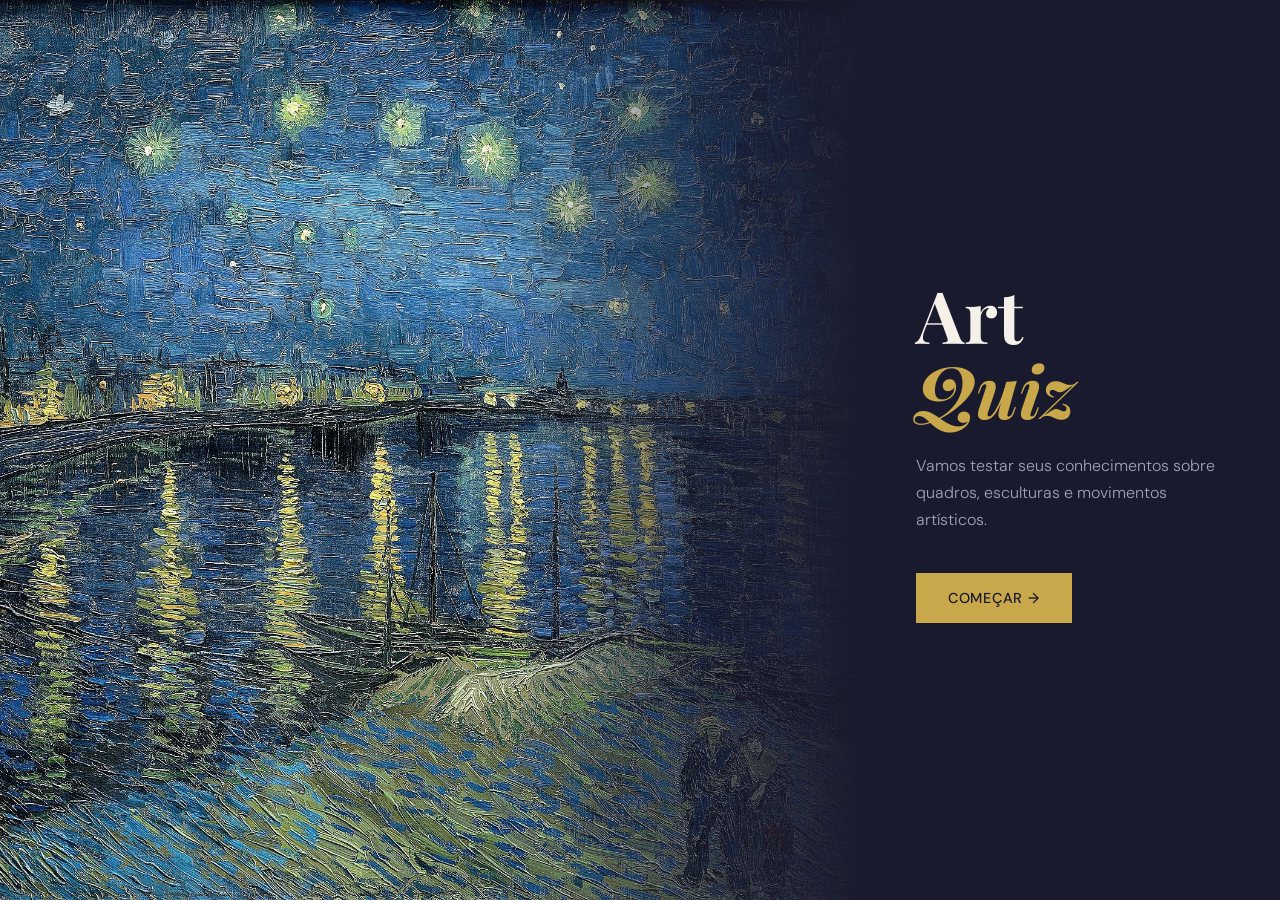
<file: index.html>
<!DOCTYPE html>
<html lang="pt-BR">
  <head>
    <meta charset="UTF-8" />
    <meta name="viewport" content="width=device-width, initial-scale=1.0" />
    <title>Art Quiz</title>

    <!-- NOVO: preconnect avisa o navegador para conectar nesses servidores
         antecipadamente, antes de precisar baixar as fontes de fato.
         O "crossorigin" na linha do gstatic é necessário porque arquivos
         de fonte são carregados com CORS — sem ele o preconnect seria ignorado. -->
    <link rel="preconnect" href="https://fonts.googleapis.com">
    <link rel="preconnect" href="https://fonts.gstatic.com" crossorigin>
    <!-- NOVO: carrega as fontes Playfair Display (serifada, usada nos títulos)
         e DM Sans (sem serifa, usada no corpo do texto) -->
    <link href="https://fonts.googleapis.com/css2?family=Playfair+Display:ital,wght@0,400;0,700;1,400&family=DM+Sans:wght@300;400;500&display=swap" rel="stylesheet">

    <link rel="stylesheet" href="style.css" />
  </head>
  <body>

    <!-- START SCREEN -->
    <!-- ALTERADO: antes era um único .container centralizado na página.
         Agora a tela é split: .start-art (imagem ocupa metade esquerda)
         e .start-content (texto na metade direita), lado a lado via flex. -->
    <div class="screen active" id="start-screen">
      <!-- NOVO: painel da imagem com overlay gradiente por cima -->
      <div class="start-art">
        <img src="vangogh.jpg" alt="Van Gogh painting" />
        <div class="start-art-overlay"></div>
      </div>
      <!-- NOVO: painel do conteúdo textual -->
      <div class="start-content">
        
        <h1>Art<br/><em>Quiz</em></h1>
        <p>Vamos testar seus conhecimentos sobre quadros, esculturas e movimentos artísticos.</p>
        <button id="start-btn">Começar <span>→</span></button>
      </div>
    </div>

    <!-- QUIZ SCREEN -->
    <div class="screen" id="quiz-screen">
      <!-- NOVO: .quiz-layout é o container flex que alterna entre
           imagem-esquerda/texto-direita (padrão) e
           texto-esquerda/imagem-direita (quando a classe .flip é adicionada via JS) -->
      <div class="quiz-layout" id="quiz-layout">

        <!-- NOVO: painel da imagem. O JS troca o src a cada pergunta
             e adiciona .fade-out para animar a transição -->
        <div class="quiz-image-panel" id="quiz-image-panel">
          <img id="quiz-image" src="vangogh.jpg" alt="Obra de arte" />
          <!-- NOVO: legenda opcional que aparece sobre a imagem -->
          <div class="image-caption" id="image-caption"></div>
        </div>

        <!-- NOVO: painel do conteúdo do quiz (antes era um único div linear sem split) -->
        <div class="quiz-content-panel">
          <!-- ALTERADO: antes era .quiz-info com dois <p> separados.
               Agora é .quiz-meta com contador e badge de pontuação lado a lado -->
          <div class="quiz-meta">
            <span class="question-counter">
              <span id="current-question">1</span><em>/<span id="total-questions">7</span></em>
            </span>
            <span class="score-badge">★ <span id="score">0</span></span>
          </div>

          <h2 id="question-text">Question goes here</h2>

          <div id="answers-container" class="answers-container"></div>

          <div class="progress-bar">
            <div id="progress" class="progress"></div>
          </div>
        </div>

      </div>
    </div>

    <!-- RESULT SCREEN -->
    <!-- ALTERADO: antes era um único div centralizado.
         Agora também é split: .result-art (imagem) e .result-content (texto),
         seguindo o mesmo padrão da start screen -->
    <div id="result-screen" class="screen">
      <!-- NOVO: painel da imagem com filtro escurecido e overlay -->
      <div class="result-art">
        <img src="vangogh.jpg" alt="Van Gogh painting" />
        <div class="result-art-overlay"></div>
      </div>
      <!-- NOVO: painel do conteúdo dos resultados -->
      <div class="result-content">
        <span class="label">Fim do jogo</span>
        <h1>Resultados</h1>
        <!-- NOVO: exibe acertos e total em números grandes separados por um divisor vertical -->
        <div class="result-score-display">
          <span id="final-score">0</span>
          <div class="result-divider"></div>
          <span id="max-score">7</span>
        </div>
        <div id="result-message" class="result-message">Brilhou!</div>
        <button id="restart-btn">&#8634; Recomeçar</button>
      </div>
    </div>

    <script src="script.js"></script>
  </body>
</html>
</file>
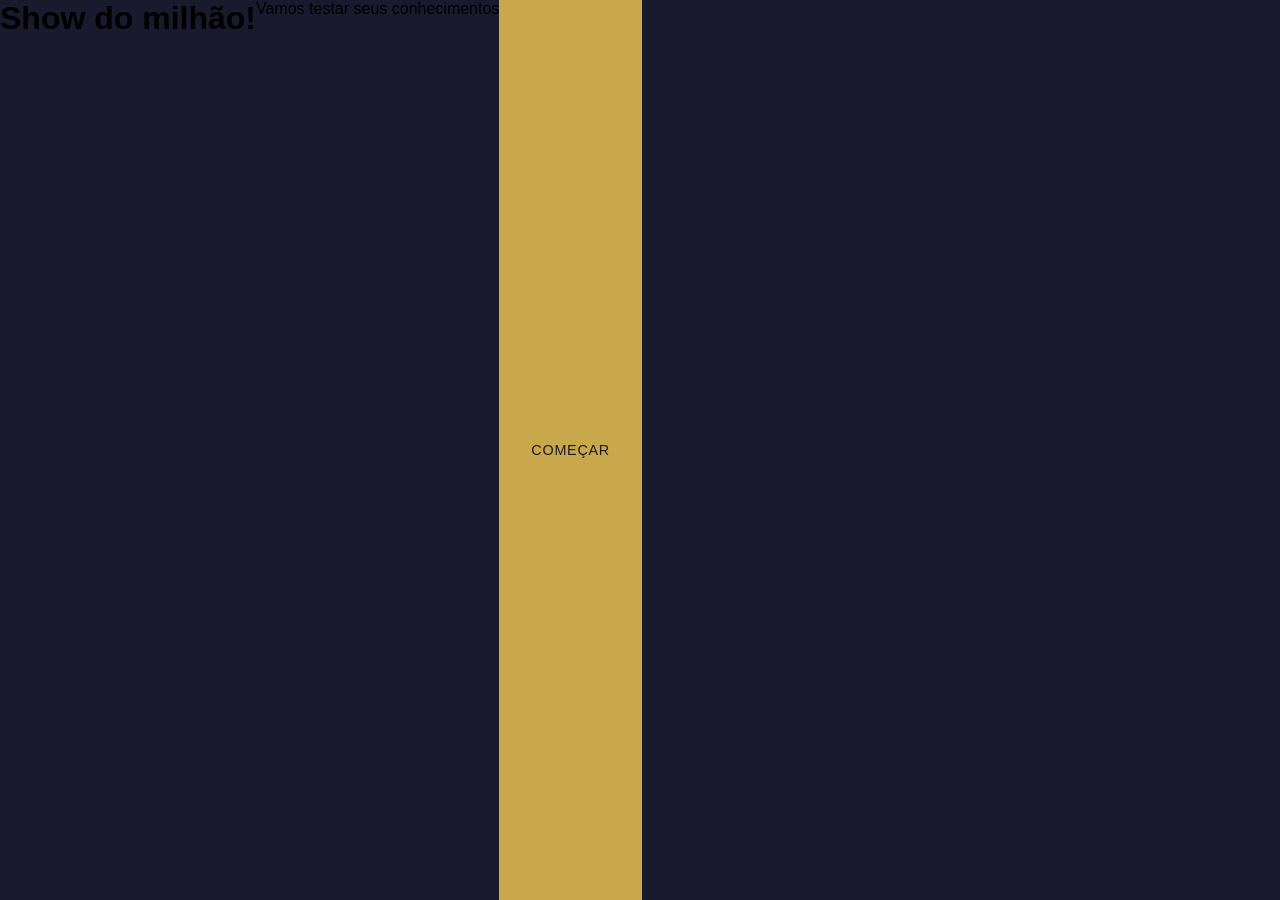
<file: index - Copy.html>
<!DOCTYPE html>
<html lang="pt-BR">
  <head>
    <meta charset="UTF-8" />
    <meta name="viewport" content="width=device-width, initial-scale=1.0" />
    <title>Quiz Game</title>
    <link rel="stylesheet" href="style.css" />
  </head>
  <body>
    <div class="container">
      <div class="screen active" id="start-screen">
        <h1>Show do milhão!</h1>
        <p>Vamos testar seus conhecimentos</p>
        <button id="start-btn">Começar</button>
      </div>

      <div class="screen" id="quiz-screen">
        <div class="quiz-header">
          <h2 id="question-text">Question goes here</h2>
          <div class="quiz-info">
            <p>
              Pergunta <span id="current-question">1</span> de <span id="total-questions">5</span>
            </p>

            <p>Nota: <span id="score">0</span></p>
          </div>
        </div>

        <div id="answers-container" class="answers-container">
          <!-- Answer buttons will be insterted here from our js code later at some point -->
        </div>

        <div class="progress-bar">
          <div id="progress" class="progress"></div>
        </div>
      </div>

      <div id="result-screen" class="screen">
        <h1>Resultados</h1>
        <div class="result-info">
          <p>Você acertou <span id="final-score">0</span> de <span id="max-score">5</span></p>

          <div id="result-message">Brilhou!</div>
        </div>
        <button id="restart-btn">Recomeçar Quiz</button>
      </div>
    </div>

    <script src="script.js"></script>
  </body>
</html>
</file>
<file: style.css>
* {
  margin: 0;
  padding: 0;
  box-sizing: border-box;
}

/* NOVO: variáveis globais de cor.
   Antes as cores eram valores fixos espalhados pelo arquivo (#1544b1, #2d2d2d etc).
   Agora ficam centralizadas aqui — mudar uma variável afeta todo o projeto. */
:root {
  --ink: #1a1a2e;
  --cream: #f5f0e8;
  --gold: #c9a84c;
  --blue-deep: #16213e;
  --blue-mid: #0f3460;
  --accent: #e8c547;
  --text-muted: #888;
}

/* ALTERADO: antes o body tinha background-image, display flex, justify/align-items e padding
   para centralizar o .container no meio da tela. Agora o body só define cor de fundo e fonte,
   pois cada tela ocupa 100vh por conta própria. */
body {
  background-color: var(--ink);
  min-height: 100vh;
  font-family: 'DM Sans', sans-serif; /* ALTERADO: era font-family: sans-serif genérico */
  overflow-x: hidden;
}

/* ── SCREENS ── */
/* ALTERADO: antes .screen usava display:none / display:block.
   Agora usa display:flex para que os painéis split funcionem dentro de cada tela. */
.screen {
  display: none;
  min-height: 100vh; /* NOVO: cada tela ocupa a altura total da janela */
}
.screen.active {
  display: flex; /* ALTERADO: era display: block */
}

/* ── START SCREEN ── */
/* NOVO: define os dois painéis lado a lado (row) esticados até a borda (stretch) */
#start-screen {
  flex-direction: row;
  align-items: stretch;
}

/* NOVO: painel da imagem — ocupa o espaço restante (flex:1) */
.start-art {
  flex: 1;
  position: relative;
  overflow: hidden;
  min-height: 100vh;
}
.start-art img {
  width: 100%;
  height: 100%;
  object-fit: cover;
  display: block;
  filter: saturate(0.85); /* NOVO: leve dessaturação para não competir com o texto */
}
/* NOVO: gradiente que escurece a borda direita da imagem,
   criando uma fusão suave com o painel escuro do lado */
.start-art-overlay {
  position: absolute;
  inset: 0;
  background: linear-gradient(to right, transparent 60%, var(--ink) 100%);
}

/* NOVO: painel do texto — largura fixa de 420px, empilha o conteúdo em coluna */
.start-content {
  width: 420px;
  flex-shrink: 0;
  display: flex;
  flex-direction: column;
  justify-content: center;
  padding: 4rem 3.5rem;
  background: var(--ink);
  color: var(--cream);
}

/* NOVO: rótulo pequeno em caixa alta acima do título */
.label {
  font-size: 0.7rem;
  letter-spacing: 0.25em;
  text-transform: uppercase;
  color: var(--gold);
  margin-bottom: 1.5rem;
  display: block;
}

/* ALTERADO: antes era color: #1544b1 e font-size: 2.5rem.
   Agora usa Playfair Display e é muito maior (4.5rem) */
.start-content h1 {
  font-family: 'Playfair Display', serif;
  font-size: 4.5rem;
  line-height: 1.05;
  margin-bottom: 1.5rem;
  color: var(--cream);
}
/* NOVO: a palavra "Quiz" em itálico dourado dentro do h1 */
.start-content h1 em {
  color: var(--gold);
  font-style: italic;
}

/* ALTERADO: era color: #2d2d2d. Agora é claro pois o fundo é escuro. */
.start-content p {
  color: #a0a0b8;
  font-size: 1rem;
  line-height: 1.7;
  margin-bottom: 2.5rem;
  font-weight: 300;
}

/* ── BUTTONS ── */
/* ALTERADO: antes background #11369c, border-radius: 10px, padding 15px 30px.
   Agora dourado, sem border-radius (estilo editorial reto), com uppercase e letter-spacing. */
button {
  background: var(--gold);
  color: var(--ink);
  border: none;
  border-radius: 0; /* ALTERADO: era 10px */
  padding: 1rem 2rem;
  font-size: 0.9rem;
  font-family: 'DM Sans', sans-serif;
  font-weight: 500;
  letter-spacing: 0.05em; /* NOVO */
  cursor: pointer;
  transition: all 0.25s ease;
  text-transform: uppercase; /* NOVO */
  width: fit-content; /* NOVO: botão só ocupa o espaço do seu conteúdo */
}
/* NOVO: a seta → dentro do botão anima separadamente */
button span {
  display: inline-block;
  transition: transform 0.2s;
}
/* ALTERADO: era background-color: #289bd4. Agora sobe levemente (translateY). */
button:hover {
  background: var(--accent);
  transform: translateY(-2px);
}
/* NOVO: a seta desloca para a direita no hover */
button:hover span {
  transform: translateX(4px);
}

/* ── QUIZ SCREEN ── */
#quiz-screen {
  align-items: stretch;
}

/* NOVO: container flex que abriga os dois painéis do quiz.
   A classe .flip é adicionada/removida pelo JS para inverter a ordem. */
.quiz-layout {
  display: flex;
  width: 100%;
  min-height: 100vh;
  transition: all 0.5s ease;
}

/* NOVO: painel da imagem no quiz — ocupa o espaço restante */
.quiz-image-panel {
  flex: 1;
  position: relative;
  overflow: hidden;
}
/* NOVO: a imagem tem transição de opacidade e escala para o efeito de fade entre perguntas */
.quiz-image-panel img {
  width: 100%;
  height: 100%;
  object-fit: cover;
  display: block;
  transition: opacity 0.4s ease, transform 0.6s ease;
}
/* NOVO: estado intermediário da animação — o JS adiciona essa classe,
   aguarda 350ms, troca a imagem, depois remove a classe */
.quiz-image-panel.fade-out img {
  opacity: 0;
  transform: scale(1.04);
}
/* NOVO: legenda sobreposta à imagem, no canto inferior esquerdo */
.image-caption {
  position: absolute;
  bottom: 1.5rem;
  left: 1.5rem;
  right: 1.5rem;
  color: rgba(255,255,255,0.7);
  font-size: 0.72rem;
  letter-spacing: 0.12em;
  text-transform: uppercase;
  font-style: italic;
}

/* NOVO: painel do conteúdo do quiz — largura fixa, fundo claro por padrão */
.quiz-content-panel {
  width: 500px;
  flex-shrink: 0;
  background: var(--cream);
  display: flex;
  flex-direction: column;
  justify-content: center;
  padding: 3rem 3.5rem;
  position: relative;
}

/* NOVO: bloco inteiro de estilos para o layout invertido (.flip).
   Quando o JS adiciona .flip ao .quiz-layout, a ordem dos painéis inverte
   e o painel de conteúdo muda para tema escuro. */
.quiz-layout.flip .quiz-image-panel {
  order: 2; /* empurra a imagem para a direita */
}
.quiz-layout.flip .quiz-content-panel {
  order: 1; /* puxa o conteúdo para a esquerda */
  background: var(--blue-deep); /* fundo escuro no layout invertido */
  color: var(--cream);
}
.quiz-layout.flip .quiz-meta .question-counter {
  color: var(--gold);
}
.quiz-layout.flip .quiz-meta .score-badge {
  background: rgba(255,255,255,0.1);
  color: var(--cream);
}
.quiz-layout.flip #question-text {
  color: var(--cream);
}
.quiz-layout.flip .progress-bar {
  background: rgba(255,255,255,0.1);
}
/* Versões do answer-btn adaptadas para o fundo escuro */
.quiz-layout.flip .answer-btn {
  background: rgba(255,255,255,0.07);
  border-color: rgba(255,255,255,0.15);
  color: var(--cream);
}
.quiz-layout.flip .answer-btn:hover {
  background: rgba(255,255,255,0.15);
  border-color: var(--gold);
}
.quiz-layout.flip .answer-btn.correct {
  background: rgba(80, 200, 120, 0.2);
  border-color: #50c878;
  color: #a0ffb8;
}
.quiz-layout.flip .answer-btn.incorrect {
  background: rgba(220, 80, 80, 0.2);
  border-color: #dc5050;
  color: #ffaaaa;
}

/* ALTERADO: antes era .quiz-info com display flex e justify space-between.
   A estrutura é similar mas os elementos internos mudaram (counter e badge). */
.quiz-meta {
  display: flex;
  justify-content: space-between;
  align-items: center;
  margin-bottom: 2rem;
}

/* NOVO: contador "1/7" em Playfair Display grande */
.question-counter {
  font-family: 'Playfair Display', serif;
  font-size: 1.8rem;
  color: var(--ink);
  font-weight: 700;
}
.question-counter em {
  font-size: 1rem;
  color: var(--text-muted);
  font-style: normal;
}

/* NOVO: badge de pontuação com fundo escuro e texto dourado */
.score-badge {
  background: var(--ink);
  color: var(--gold);
  padding: 0.35rem 0.9rem;
  font-size: 0.85rem;
  font-weight: 500;
  letter-spacing: 0.05em;
}

/* ALTERADO: antes era color: #000000 e font-size: 1.5rem.
   Agora usa Playfair Display com peso 400 (regular, não bold). */
#question-text {
  font-family: 'Playfair Display', serif;
  font-size: 1.4rem;
  line-height: 1.5;
  color: var(--ink);
  margin-bottom: 2rem;
  font-weight: 400;
}

.answers-container {
  display: flex;
  flex-direction: column;
  gap: 0.6rem;
  margin-bottom: 2rem;
}

/* ALTERADO: border-radius era 10px, agora é 0 (estilo reto).
   Adicionado transform: translateX no hover para dar sensação de movimento lateral. */
.answer-btn {
  background: white;
  color: var(--ink);
  border: 1.5px solid #ddd;
  border-radius: 0; /* ALTERADO: era 10px */
  padding: 0.9rem 1.2rem;
  cursor: pointer;
  text-align: left;
  font-family: 'DM Sans', sans-serif;
  font-size: 0.9rem;
  font-weight: 400;
  width: 100%;
  transition: all 0.2s ease;
  letter-spacing: 0.01em;
}
.answer-btn:hover {
  background: #f5f0e8;
  border-color: var(--ink);
  transform: translateX(4px); /* NOVO: desloca levemente para a direita no hover */
}
.answer-btn.correct {
  background: #e8fff2;
  border-color: #50c878;
  color: #1a6e3c;
}
.answer-btn.incorrect {
  background: #fff0f0;
  border-color: #dc5050; /* ALTERADO: era border-color: #bdebff (azul), agora vermelho */
  color: #8b1a1a;
}

/* ALTERADO: altura era 10px, agora 3px — barra muito mais fina e discreta.
   A cor era #17199f (azul), agora é dourada via variável. */
.progress-bar {
  height: 3px; /* ALTERADO: era 10px */
  background: #e0d8cc;
  overflow: hidden;
}
.progress {
  height: 100%;
  background: var(--gold); /* ALTERADO: era #17199f */
  width: 0%;
  transition: width 0.4s ease;
}

/* ── RESULT SCREEN ── */
/* NOVO: mesma estrutura split da start screen, layout em row */
#result-screen {
  flex-direction: row;
}

/* NOVO: painel da imagem nos resultados — imagem escurecida e dessaturada */
.result-art {
  flex: 1;
  position: relative;
  overflow: hidden;
}
.result-art img {
  width: 100%;
  height: 100%;
  object-fit: cover;
  filter: saturate(0.6) brightness(0.7); /* NOVO: mais escura que a da start screen */
}
/* NOVO: gradiente que funde a imagem com o painel de conteúdo à direita */
.result-art-overlay {
  position: absolute;
  inset: 0;
  background: linear-gradient(to right, transparent 50%, var(--blue-deep) 100%);
}

/* NOVO: painel do conteúdo dos resultados — fundo azul escuro */
.result-content {
  width: 460px;
  flex-shrink: 0;
  background: var(--blue-deep);
  color: var(--cream);
  display: flex;
  flex-direction: column;
  justify-content: center;
  padding: 4rem 3.5rem;
}

.result-content h1 {
  font-family: 'Playfair Display', serif; /* ALTERADO: era sem fonte específica */
  font-size: 3rem;
  color: var(--cream);
  margin-bottom: 2rem;
}

/* NOVO: exibe o score como "5 | 7" com números grandes e um divisor vertical entre eles.
   Antes era um simples <p> com texto "Você acertou X de Y". */
.result-score-display {
  display: flex;
  align-items: center;
  gap: 1.5rem;
  margin-bottom: 1.5rem;
}
.result-score-display span {
  font-family: 'Playfair Display', serif;
  font-size: 5rem;
  font-weight: 700;
  color: var(--gold);
  line-height: 1;
}
/* NOVO: linha vertical entre os dois números */
.result-divider {
  width: 2px;
  height: 60px;
  background: rgba(255,255,255,0.2);
}

/* ALTERADO: antes era font-size: 1.5rem e color: #4e90ed.
   Agora é mais sutil, em tom acinzentado. */
.result-message {
  font-size: 1.1rem;
  color: #a0a0c0;
  margin-bottom: 2.5rem;
  font-weight: 300;
  line-height: 1.6;
}

/* ── RESPONSIVE ── */
/* ALTERADO: antes era max-width: 500px e só ajustava padding e font-size.
   Agora cobre o layout split completo — empilha os painéis verticalmente no mobile. */
@media (max-width: 768px) {
  /* Empilha os painéis em coluna nas telas de start e resultado */
  #start-screen, #result-screen {
    flex-direction: column;
  }
  /* A imagem vira uma faixa no topo com altura fixa */
  .start-art, .result-art {
    height: 35vh;
    min-height: unset;
  }
  /* O painel de texto ocupa 100% da largura */
  .start-content, .result-content {
    width: 100%;
    padding: 2rem;
  }
  /* O gradiente muda de direção: agora escurece de cima para baixo */
  .start-art-overlay {
    background: linear-gradient(to bottom, transparent 40%, var(--ink) 100%);
  }
  .result-art-overlay {
    background: linear-gradient(to bottom, transparent 40%, var(--blue-deep) 100%);
  }
  .start-content h1 {
    font-size: 3rem;
  }

  /* No quiz, tanto o layout normal quanto o .flip empilham em coluna.
     O !important sobrescreve o order definido pelo .flip. */
  .quiz-layout, .quiz-layout.flip {
    flex-direction: column !important;
  }
  .quiz-image-panel {
    height: 35vh;
    order: 1 !important; /* imagem sempre vai primeiro no mobile */
  }
  .quiz-content-panel {
    width: 100%;
    order: 2 !important; /* conteúdo sempre depois */
    padding: 2rem;
  }
  .quiz-layout.flip .quiz-image-panel {
    order: 1 !important;
  }
}
</file>
